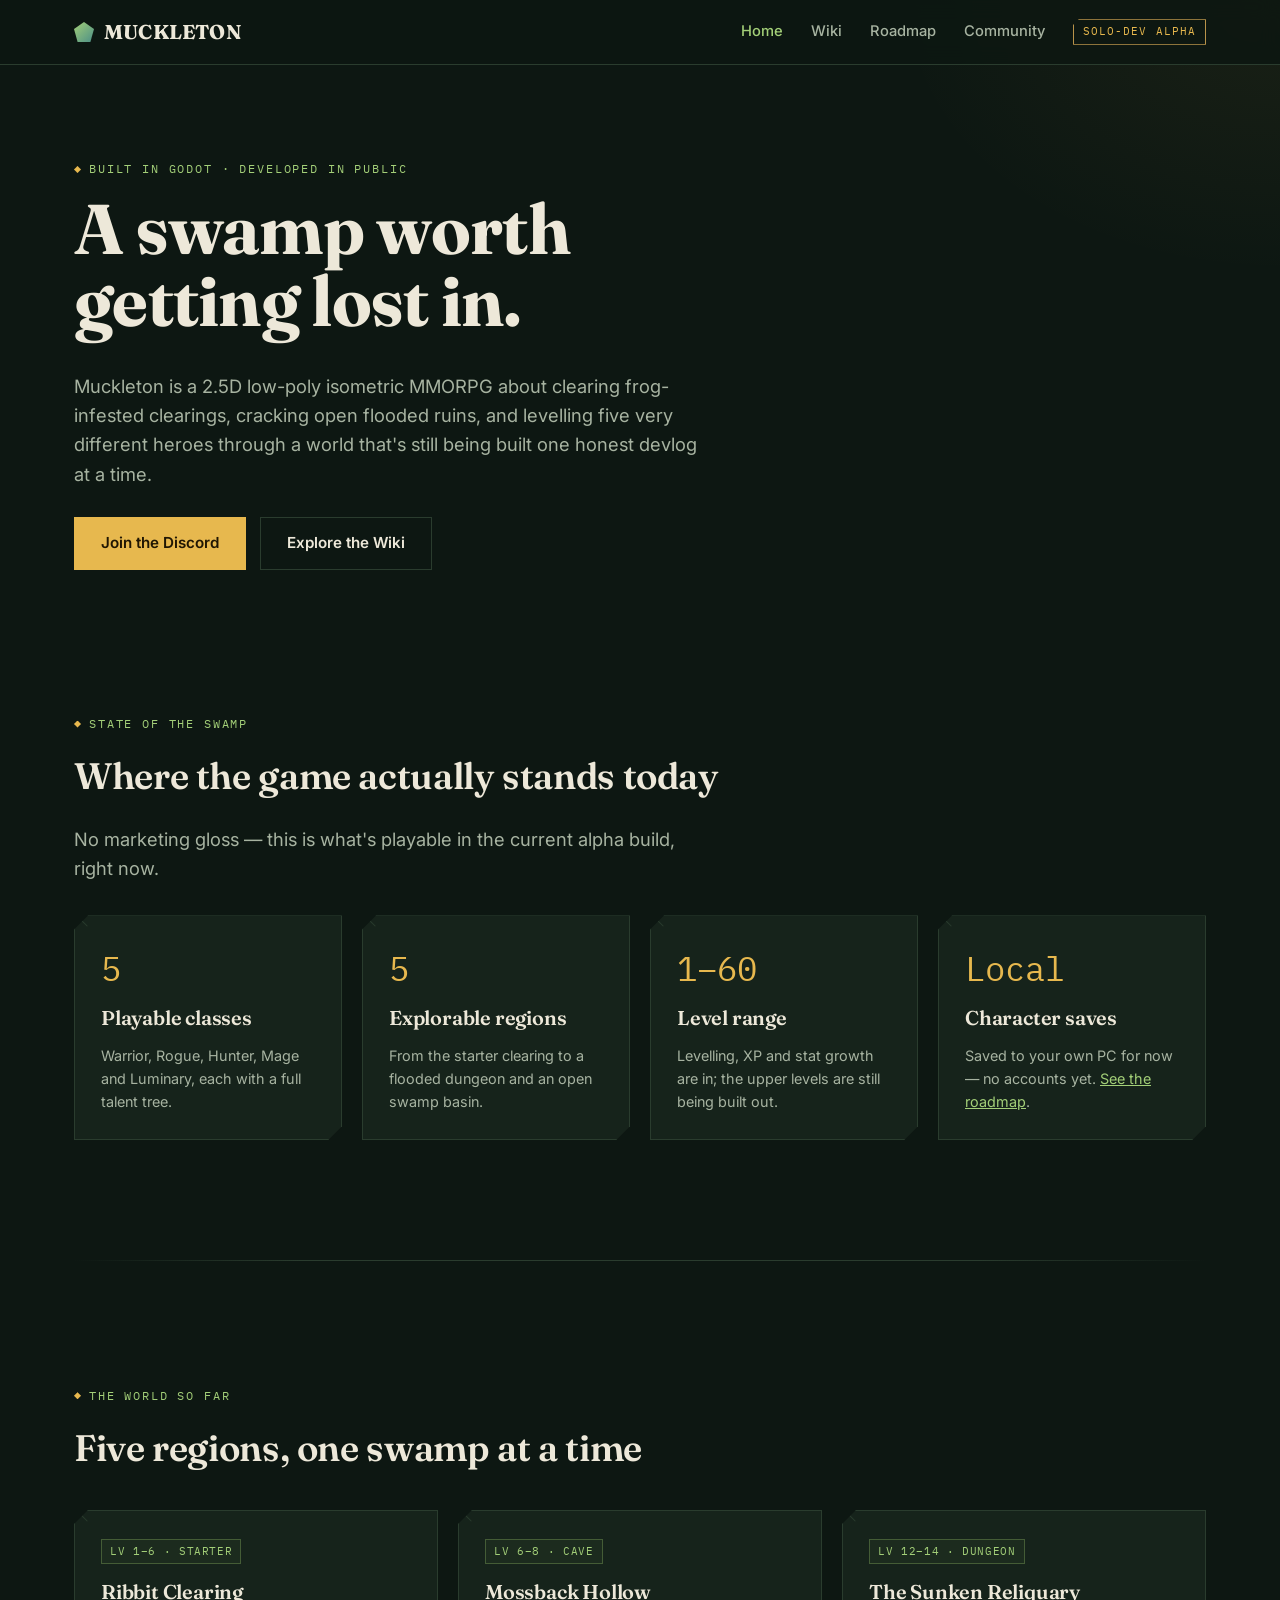
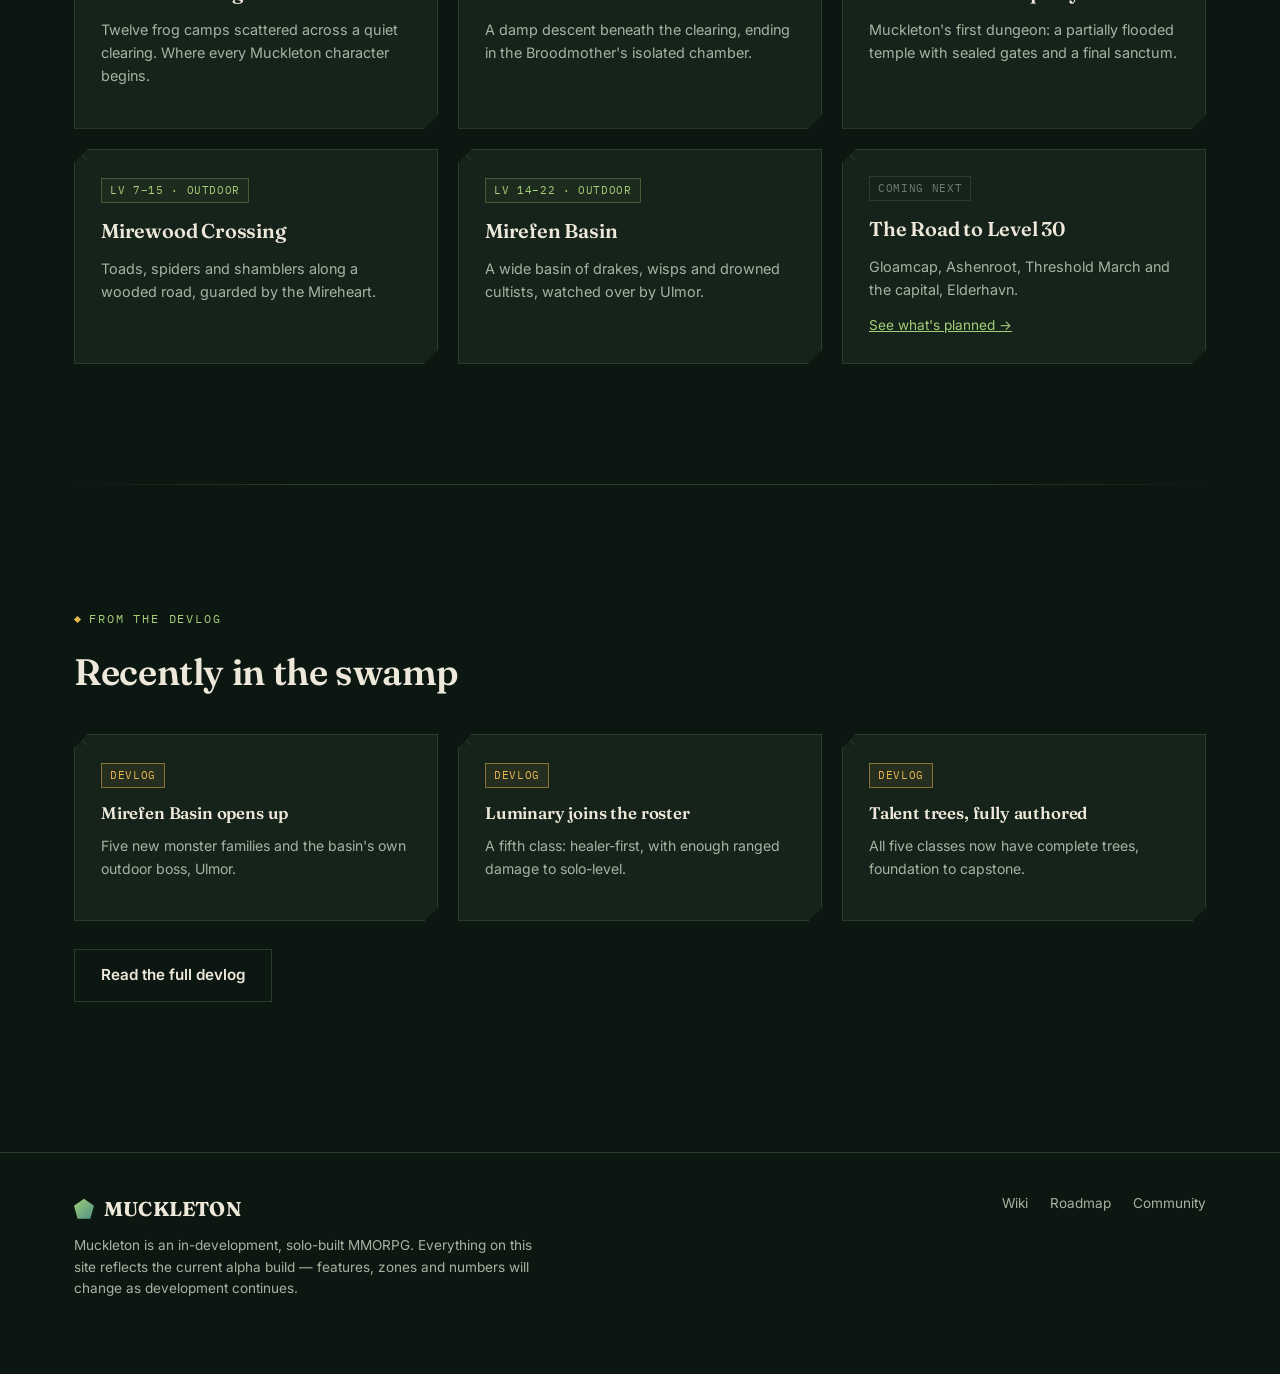
<file: index.html>
<!DOCTYPE html>
<html lang="en">
<head>
<meta charset="UTF-8">
<meta name="viewport" content="width=device-width, initial-scale=1.0">
<title>Muckleton — a low-poly swamp MMORPG, built in public</title>
<meta name="description" content="Muckleton is a 2.5D low-poly isometric MMORPG in solo-developer alpha. Explore Ribbit Clearing, Mossback Hollow and the swamps beyond, follow the honest devlog, and join the Discord.">
<link rel="stylesheet" href="styles.css">
</head>
<body>

<header class="site-header">
  <nav class="nav">
    <a href="index.html" class="logo"><span class="logo-mark"></span>MUCKLETON</a>
    <button class="nav-toggle" aria-label="Toggle menu">☰</button>
    <div class="nav-links">
      <a href="index.html" class="active">Home</a>
      <a href="wiki.html">Wiki</a>
      <a href="roadmap.html">Roadmap</a>
      <a href="community.html">Community</a>
      <span class="badge-alpha">SOLO-DEV ALPHA</span>
    </div>
  </nav>
</header>

<main>

  <!-- HERO -->
  <section class="section">
    <div class="wrap">
      <div class="eyebrow">Built in Godot · Developed in public</div>
      <h1>A swamp worth<br>getting lost in.</h1>
      <p class="lede">Muckleton is a 2.5D low-poly isometric MMORPG about clearing frog-infested
        clearings, cracking open flooded ruins, and levelling five very different heroes through
        a world that's still being built one honest devlog at a time.</p>
      <div style="display:flex; gap:14px; flex-wrap:wrap; margin-top:28px;">
        <a href="community.html" class="btn btn-primary">Join the Discord</a>
        <a href="wiki.html" class="btn btn-ghost">Explore the Wiki</a>
      </div>
    </div>
  </section>

  <!-- STATE OF THE SWAMP -->
  <section class="section-tight">
    <div class="wrap">
      <div class="eyebrow">State of the swamp</div>
      <h2>Where the game actually stands today</h2>
      <p class="lede">No marketing gloss — this is what's playable in the current alpha build, right now.</p>

      <div class="grid grid-4" style="margin-top:32px;">
        <div class="card facet">
          <div style="font-family:var(--font-mono); font-size:2.1rem; color:var(--lantern);">5</div>
          <h3 style="margin-top:6px;">Playable classes</h3>
          <p style="margin:0; font-size:0.9rem;">Warrior, Rogue, Hunter, Mage and Luminary, each with a full talent tree.</p>
        </div>
        <div class="card facet">
          <div style="font-family:var(--font-mono); font-size:2.1rem; color:var(--lantern);">5</div>
          <h3 style="margin-top:6px;">Explorable regions</h3>
          <p style="margin:0; font-size:0.9rem;">From the starter clearing to a flooded dungeon and an open swamp basin.</p>
        </div>
        <div class="card facet">
          <div style="font-family:var(--font-mono); font-size:2.1rem; color:var(--lantern);">1–60</div>
          <h3 style="margin-top:6px;">Level range</h3>
          <p style="margin:0; font-size:0.9rem;">Levelling, XP and stat growth are in; the upper levels are still being built out.</p>
        </div>
        <div class="card facet">
          <div style="font-family:var(--font-mono); font-size:2.1rem; color:var(--lantern);">Local</div>
          <h3 style="margin-top:6px;">Character saves</h3>
          <p style="margin:0; font-size:0.9rem;">Saved to your own PC for now — no accounts yet. <a href="roadmap.html" style="color:var(--moss-bright); text-decoration:underline;">See the roadmap</a>.</p>
        </div>
      </div>
    </div>
  </section>

  <div class="wrap"><div class="divider"></div></div>

  <!-- WORLD PREVIEW -->
  <section class="section-tight">
    <div class="wrap">
      <div class="eyebrow">The world so far</div>
      <h2>Five regions, one swamp at a time</h2>

      <div class="grid grid-3" style="margin-top:32px;">
        <div class="card facet">
          <span class="tag tag-normal">Lv 1–6 · Starter</span>
          <h3 style="margin-top:12px;">Ribbit Clearing</h3>
          <p style="font-size:0.9rem;">Twelve frog camps scattered across a quiet clearing. Where every Muckleton character begins.</p>
        </div>
        <div class="card facet">
          <span class="tag tag-normal">Lv 6–8 · Cave</span>
          <h3 style="margin-top:12px;">Mossback Hollow</h3>
          <p style="font-size:0.9rem;">A damp descent beneath the clearing, ending in the Broodmother's isolated chamber.</p>
        </div>
        <div class="card facet">
          <span class="tag tag-normal">Lv 12–14 · Dungeon</span>
          <h3 style="margin-top:12px;">The Sunken Reliquary</h3>
          <p style="font-size:0.9rem;">Muckleton's first dungeon: a partially flooded temple with sealed gates and a final sanctum.</p>
        </div>
        <div class="card facet">
          <span class="tag tag-normal">Lv 7–15 · Outdoor</span>
          <h3 style="margin-top:12px;">Mirewood Crossing</h3>
          <p style="font-size:0.9rem;">Toads, spiders and shamblers along a wooded road, guarded by the Mireheart.</p>
        </div>
        <div class="card facet">
          <span class="tag tag-normal">Lv 14–22 · Outdoor</span>
          <h3 style="margin-top:12px;">Mirefen Basin</h3>
          <p style="font-size:0.9rem;">A wide basin of drakes, wisps and drowned cultists, watched over by Ulmor.</p>
        </div>
        <div class="card facet" style="display:flex; flex-direction:column; justify-content:center; align-items:flex-start;">
          <span class="tag tag-soon">Coming next</span>
          <h3 style="margin-top:12px;">The Road to Level 30</h3>
          <p style="font-size:0.9rem; margin-bottom:14px;">Gloamcap, Ashenroot, Threshold March and the capital, Elderhavn.</p>
          <a href="roadmap.html" style="font-size:0.85rem; text-decoration:underline; color:var(--moss-bright);">See what's planned →</a>
        </div>
      </div>
    </div>
  </section>

  <div class="wrap"><div class="divider"></div></div>

  <!-- DEVLOG TEASER -->
  <section class="section-tight">
    <div class="wrap">
      <div class="eyebrow">From the devlog</div>
      <h2>Recently in the swamp</h2>

      <div class="grid grid-3" style="margin-top:32px;">
        <div class="card facet">
          <span class="tag tag-mini">Devlog</span>
          <h3 style="margin-top:12px; font-size:1.05rem;">Mirefen Basin opens up</h3>
          <p style="font-size:0.88rem;">Five new monster families and the basin's own outdoor boss, Ulmor.</p>
        </div>
        <div class="card facet">
          <span class="tag tag-mini">Devlog</span>
          <h3 style="margin-top:12px; font-size:1.05rem;">Luminary joins the roster</h3>
          <p style="font-size:0.88rem;">A fifth class: healer-first, with enough ranged damage to solo-level.</p>
        </div>
        <div class="card facet">
          <span class="tag tag-mini">Devlog</span>
          <h3 style="margin-top:12px; font-size:1.05rem;">Talent trees, fully authored</h3>
          <p style="font-size:0.88rem;">All five classes now have complete trees, foundation to capstone.</p>
        </div>
      </div>
      <a href="community.html" class="btn btn-ghost" style="margin-top:28px;">Read the full devlog</a>
    </div>
  </section>

</main>

<footer class="site-footer">
  <div class="wrap">
    <div>
      <div class="logo" style="margin-bottom:10px;"><span class="logo-mark"></span>MUCKLETON</div>
      <p class="footer-note">Muckleton is an in-development, solo-built MMORPG. Everything on this
        site reflects the current alpha build — features, zones and numbers will change as
        development continues.</p>
    </div>
    <div class="footer-links">
      <a href="wiki.html">Wiki</a>
      <a href="roadmap.html">Roadmap</a>
      <a href="community.html">Community</a>
    </div>
  </div>
</footer>

<script src="main.js"></script>
</body>
</html>
</file>
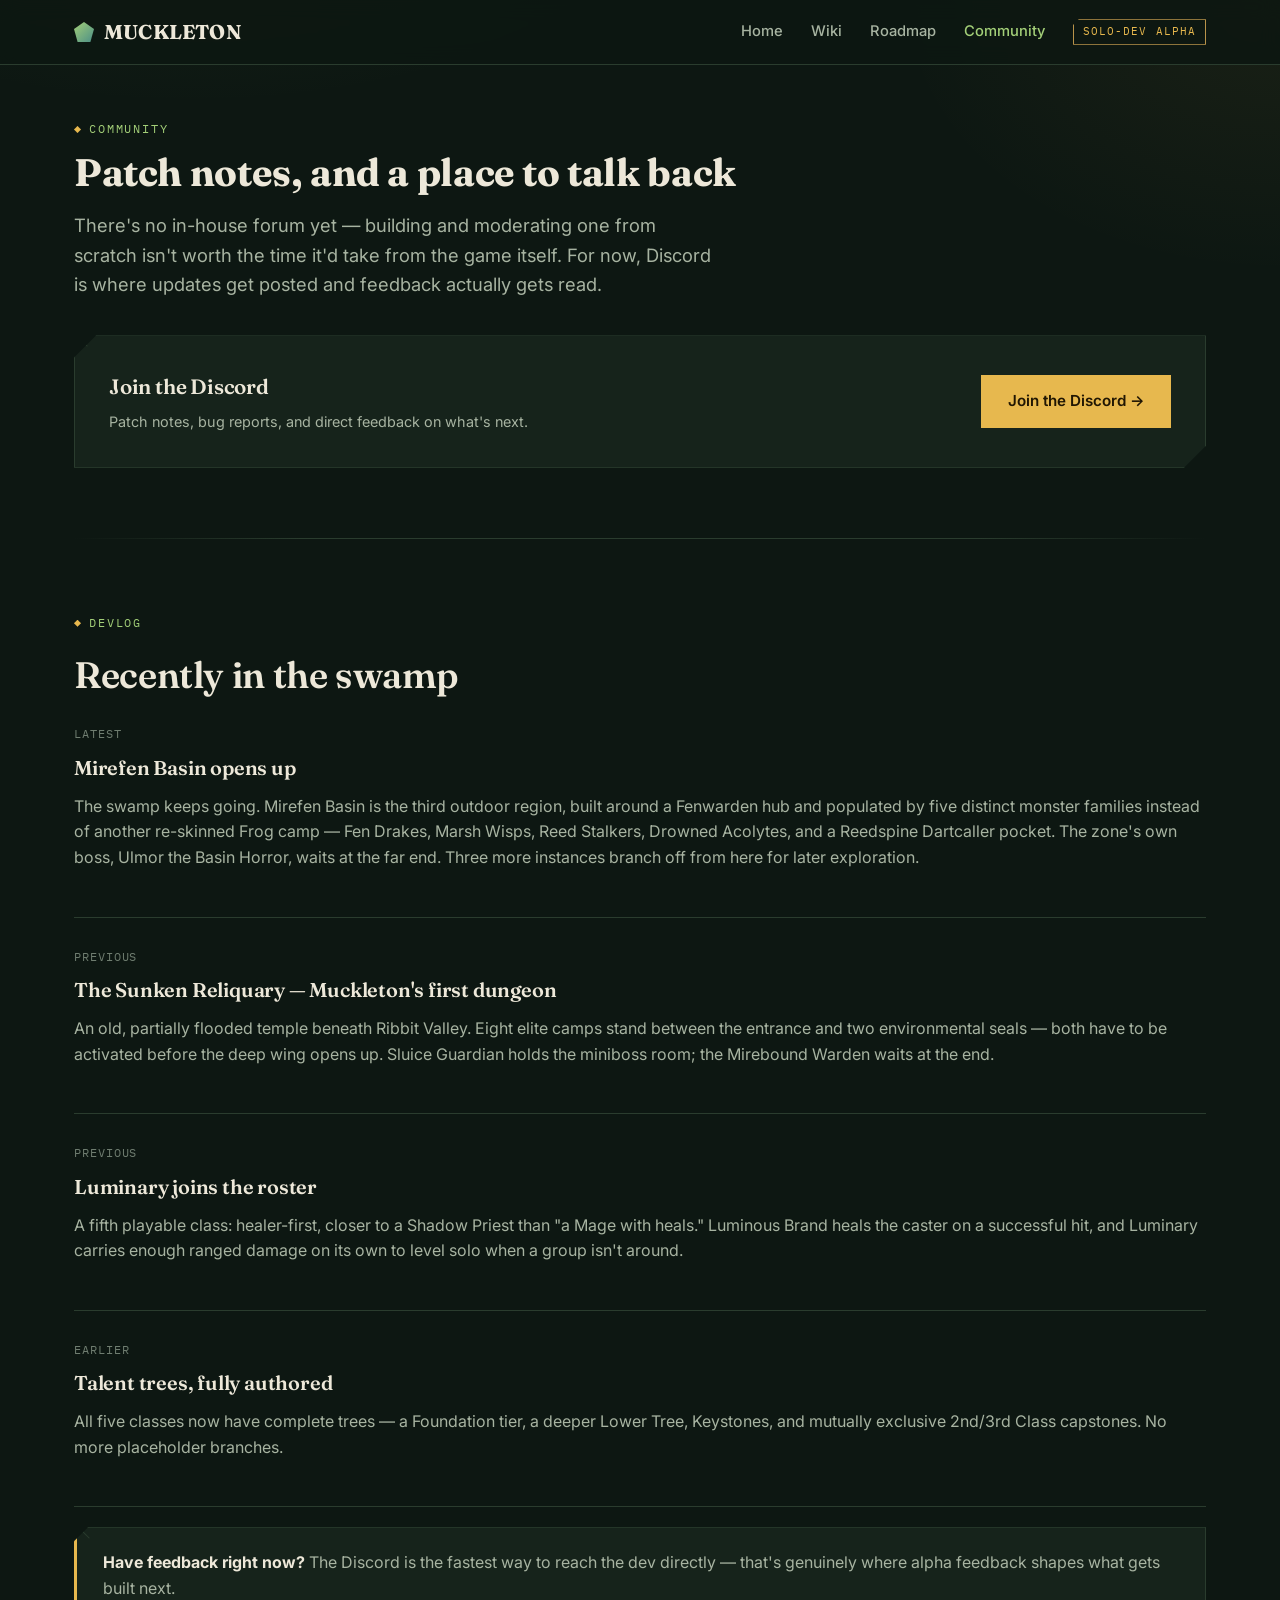
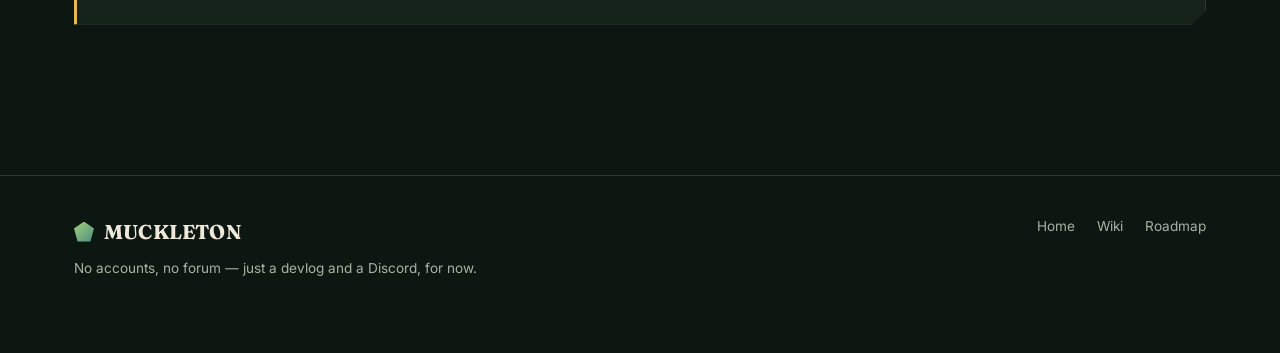
<file: community.html>
<!DOCTYPE html>
<html lang="en">
<head>
<meta charset="UTF-8">
<meta name="viewport" content="width=device-width, initial-scale=1.0">
<title>Community — Muckleton</title>
<meta name="description" content="Follow Muckleton's devlog and join the Discord for patch notes and alpha feedback.">
<link rel="stylesheet" href="styles.css">
<style>
  .devlog-entry{ padding: 30px 0; border-bottom: 1px solid var(--line); }
  .devlog-entry:first-of-type{ padding-top: 0; }
  .devlog-meta{ font-family: var(--font-mono); font-size: 0.72rem; letter-spacing: 0.08em; text-transform: uppercase; color: var(--mist-faint); margin-bottom: 8px; }
</style>
</head>
<body>

<header class="site-header">
  <nav class="nav">
    <a href="index.html" class="logo"><span class="logo-mark"></span>MUCKLETON</a>
    <button class="nav-toggle" aria-label="Toggle menu">☰</button>
    <div class="nav-links">
      <a href="index.html">Home</a>
      <a href="wiki.html">Wiki</a>
      <a href="roadmap.html">Roadmap</a>
      <a href="community.html" class="active">Community</a>
      <span class="badge-alpha">SOLO-DEV ALPHA</span>
    </div>
  </nav>
</header>

<main class="section-tight">
  <div class="wrap">
    <div class="eyebrow">Community</div>
    <h1 style="font-size:2.4rem;">Patch notes, and a place to talk back</h1>
    <p class="lede">There's no in-house forum yet — building and moderating one from scratch isn't
      worth the time it'd take from the game itself. For now, Discord is where updates get posted
      and feedback actually gets read.</p>

    <div class="card facet-lg" style="margin-top:36px; padding: 34px; display:flex; flex-wrap:wrap; gap:24px; align-items:center; justify-content:space-between;">
      <div>
        <h2 style="font-size:1.3rem; margin-bottom:6px;">Join the Discord</h2>
        <p style="margin:0; font-size:0.9rem;">Patch notes, bug reports, and direct feedback on what's next.</p>
      </div>
      <!-- TODO: replace # with the real Discord invite link -->
      <a href="#" class="btn btn-primary">Join the Discord →</a>
    </div>

    <div class="divider"></div>

    <div class="eyebrow">Devlog</div>
    <h2>Recently in the swamp</h2>

    <div style="margin-top: 20px;">
      <article class="devlog-entry">
        <div class="devlog-meta">Latest</div>
        <h3>Mirefen Basin opens up</h3>
        <p>The swamp keeps going. Mirefen Basin is the third outdoor region, built around a
          Fenwarden hub and populated by five distinct monster families instead of another
          re-skinned Frog camp — Fen Drakes, Marsh Wisps, Reed Stalkers, Drowned Acolytes, and a
          Reedspine Dartcaller pocket. The zone's own boss, Ulmor the Basin Horror, waits at the
          far end. Three more instances branch off from here for later exploration.</p>
      </article>

      <article class="devlog-entry">
        <div class="devlog-meta">Previous</div>
        <h3>The Sunken Reliquary — Muckleton's first dungeon</h3>
        <p>An old, partially flooded temple beneath Ribbit Valley. Eight elite camps stand between
          the entrance and two environmental seals — both have to be activated before the deep
          wing opens up. Sluice Guardian holds the miniboss room; the Mirebound Warden waits at
          the end.</p>
      </article>

      <article class="devlog-entry">
        <div class="devlog-meta">Previous</div>
        <h3>Luminary joins the roster</h3>
        <p>A fifth playable class: healer-first, closer to a Shadow Priest than "a Mage with
          heals." Luminous Brand heals the caster on a successful hit, and Luminary carries enough
          ranged damage on its own to level solo when a group isn't around.</p>
      </article>

      <article class="devlog-entry">
        <div class="devlog-meta">Earlier</div>
        <h3>Talent trees, fully authored</h3>
        <p>All five classes now have complete trees — a Foundation tier, a deeper Lower Tree,
          Keystones, and mutually exclusive 2nd/3rd Class capstones. No more placeholder branches.</p>
      </article>
    </div>

    <div class="note card facet" style="margin-top:20px; border-left: 3px solid var(--lantern); padding: 22px 26px;">
      <p style="margin:0;"><strong style="color:var(--mist);">Have feedback right now?</strong> The
        Discord is the fastest way to reach the dev directly — that's genuinely where alpha
        feedback shapes what gets built next.</p>
    </div>
  </div>
</main>

<footer class="site-footer">
  <div class="wrap">
    <div>
      <div class="logo" style="margin-bottom:10px;"><span class="logo-mark"></span>MUCKLETON</div>
      <p class="footer-note">No accounts, no forum — just a devlog and a Discord, for now.</p>
    </div>
    <div class="footer-links">
      <a href="index.html">Home</a>
      <a href="wiki.html">Wiki</a>
      <a href="roadmap.html">Roadmap</a>
    </div>
  </div>
</footer>

<script src="main.js"></script>
</body>
</html>
</file>
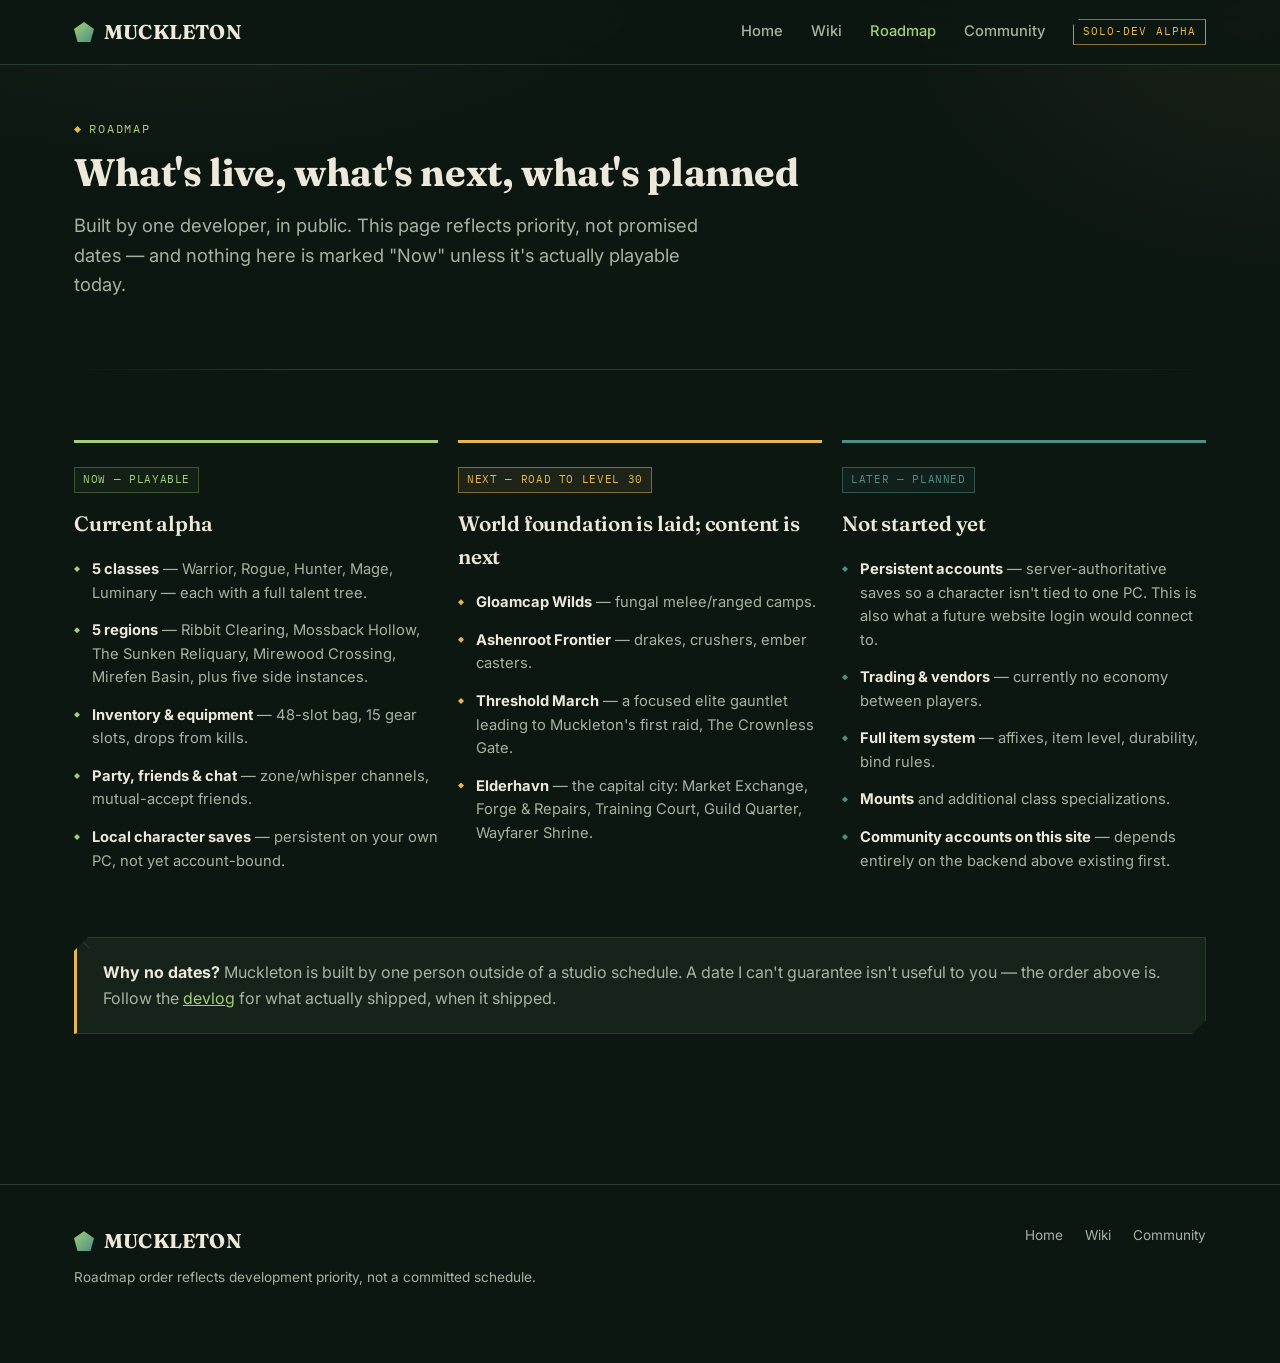
<file: roadmap.html>
<!DOCTYPE html>
<html lang="en">
<head>
<meta charset="UTF-8">
<meta name="viewport" content="width=device-width, initial-scale=1.0">
<title>Roadmap — Muckleton</title>
<meta name="description" content="What's live, what's next, and what's planned for Muckleton — an honest roadmap for a solo-developer MMORPG.">
<link rel="stylesheet" href="styles.css">
<style>
  .road-col{ border-top: 3px solid var(--line); padding-top: 22px; }
  .road-col.now{ border-top-color: var(--moss-bright); }
  .road-col.next{ border-top-color: var(--lantern); }
  .road-col.later{ border-top-color: var(--water); }
  .road-col ul{ list-style: none; margin: 0; padding: 0; display: flex; flex-direction: column; gap: 14px; }
  .road-col li{ padding-left: 18px; position: relative; color: var(--mist-dim); font-size: 0.92rem; }
  .road-col li::before{ content:''; position:absolute; left:0; top:8px; width:6px; height:6px; background: var(--line); clip-path: polygon(50% 0%, 100% 50%, 50% 100%, 0% 50%); }
  .road-col.now li::before{ background: var(--moss-bright); }
  .road-col.next li::before{ background: var(--lantern); }
  .road-col.later li::before{ background: var(--water); }
  .road-col strong{ color: var(--mist); }
</style>
</head>
<body>

<header class="site-header">
  <nav class="nav">
    <a href="index.html" class="logo"><span class="logo-mark"></span>MUCKLETON</a>
    <button class="nav-toggle" aria-label="Toggle menu">☰</button>
    <div class="nav-links">
      <a href="index.html">Home</a>
      <a href="wiki.html">Wiki</a>
      <a href="roadmap.html" class="active">Roadmap</a>
      <a href="community.html">Community</a>
      <span class="badge-alpha">SOLO-DEV ALPHA</span>
    </div>
  </nav>
</header>

<main class="section-tight">
  <div class="wrap">
    <div class="eyebrow">Roadmap</div>
    <h1 style="font-size:2.4rem;">What's live, what's next, what's planned</h1>
    <p class="lede">Built by one developer, in public. This page reflects priority, not promised
      dates — and nothing here is marked "Now" unless it's actually playable today.</p>

    <div class="divider"></div>

    <div class="grid grid-3">
      <div class="road-col now">
        <span class="tag tag-normal">Now — playable</span>
        <h2 style="font-size:1.3rem; margin-top:14px;">Current alpha</h2>
        <ul style="margin-top:18px;">
          <li><strong>5 classes</strong> — Warrior, Rogue, Hunter, Mage, Luminary — each with a full talent tree.</li>
          <li><strong>5 regions</strong> — Ribbit Clearing, Mossback Hollow, The Sunken Reliquary, Mirewood Crossing, Mirefen Basin, plus five side instances.</li>
          <li><strong>Inventory &amp; equipment</strong> — 48-slot bag, 15 gear slots, drops from kills.</li>
          <li><strong>Party, friends &amp; chat</strong> — zone/whisper channels, mutual-accept friends.</li>
          <li><strong>Local character saves</strong> — persistent on your own PC, not yet account-bound.</li>
        </ul>
      </div>

      <div class="road-col next">
        <span class="tag tag-mini">Next — Road to Level 30</span>
        <h2 style="font-size:1.3rem; margin-top:14px;">World foundation is laid; content is next</h2>
        <ul style="margin-top:18px;">
          <li><strong>Gloamcap Wilds</strong> — fungal melee/ranged camps.</li>
          <li><strong>Ashenroot Frontier</strong> — drakes, crushers, ember casters.</li>
          <li><strong>Threshold March</strong> — a focused elite gauntlet leading to Muckleton's first raid, The Crownless Gate.</li>
          <li><strong>Elderhavn</strong> — the capital city: Market Exchange, Forge &amp; Repairs, Training Court, Guild Quarter, Wayfarer Shrine.</li>
        </ul>
      </div>

      <div class="road-col later">
        <span class="tag tag-elite">Later — planned</span>
        <h2 style="font-size:1.3rem; margin-top:14px;">Not started yet</h2>
        <ul style="margin-top:18px;">
          <li><strong>Persistent accounts</strong> — server-authoritative saves so a character isn't tied to one PC. This is also what a future website login would connect to.</li>
          <li><strong>Trading &amp; vendors</strong> — currently no economy between players.</li>
          <li><strong>Full item system</strong> — affixes, item level, durability, bind rules.</li>
          <li><strong>Mounts</strong> and additional class specializations.</li>
          <li><strong>Community accounts on this site</strong> — depends entirely on the backend above existing first.</li>
        </ul>
      </div>
    </div>

    <div class="note card facet" style="margin-top:64px; border-left: 3px solid var(--lantern); padding: 22px 26px;">
      <p style="margin:0; color: var(--mist-dim);"><strong style="color:var(--mist);">Why no dates?</strong>
        Muckleton is built by one person outside of a studio schedule. A date I can't guarantee isn't
        useful to you — the order above is. Follow the <a href="community.html" style="color:var(--moss-bright); text-decoration:underline;">devlog</a>
        for what actually shipped, when it shipped.</p>
    </div>
  </div>
</main>

<footer class="site-footer">
  <div class="wrap">
    <div>
      <div class="logo" style="margin-bottom:10px;"><span class="logo-mark"></span>MUCKLETON</div>
      <p class="footer-note">Roadmap order reflects development priority, not a committed schedule.</p>
    </div>
    <div class="footer-links">
      <a href="index.html">Home</a>
      <a href="wiki.html">Wiki</a>
      <a href="community.html">Community</a>
    </div>
  </div>
</footer>

<script src="main.js"></script>
</body>
</html>
</file>
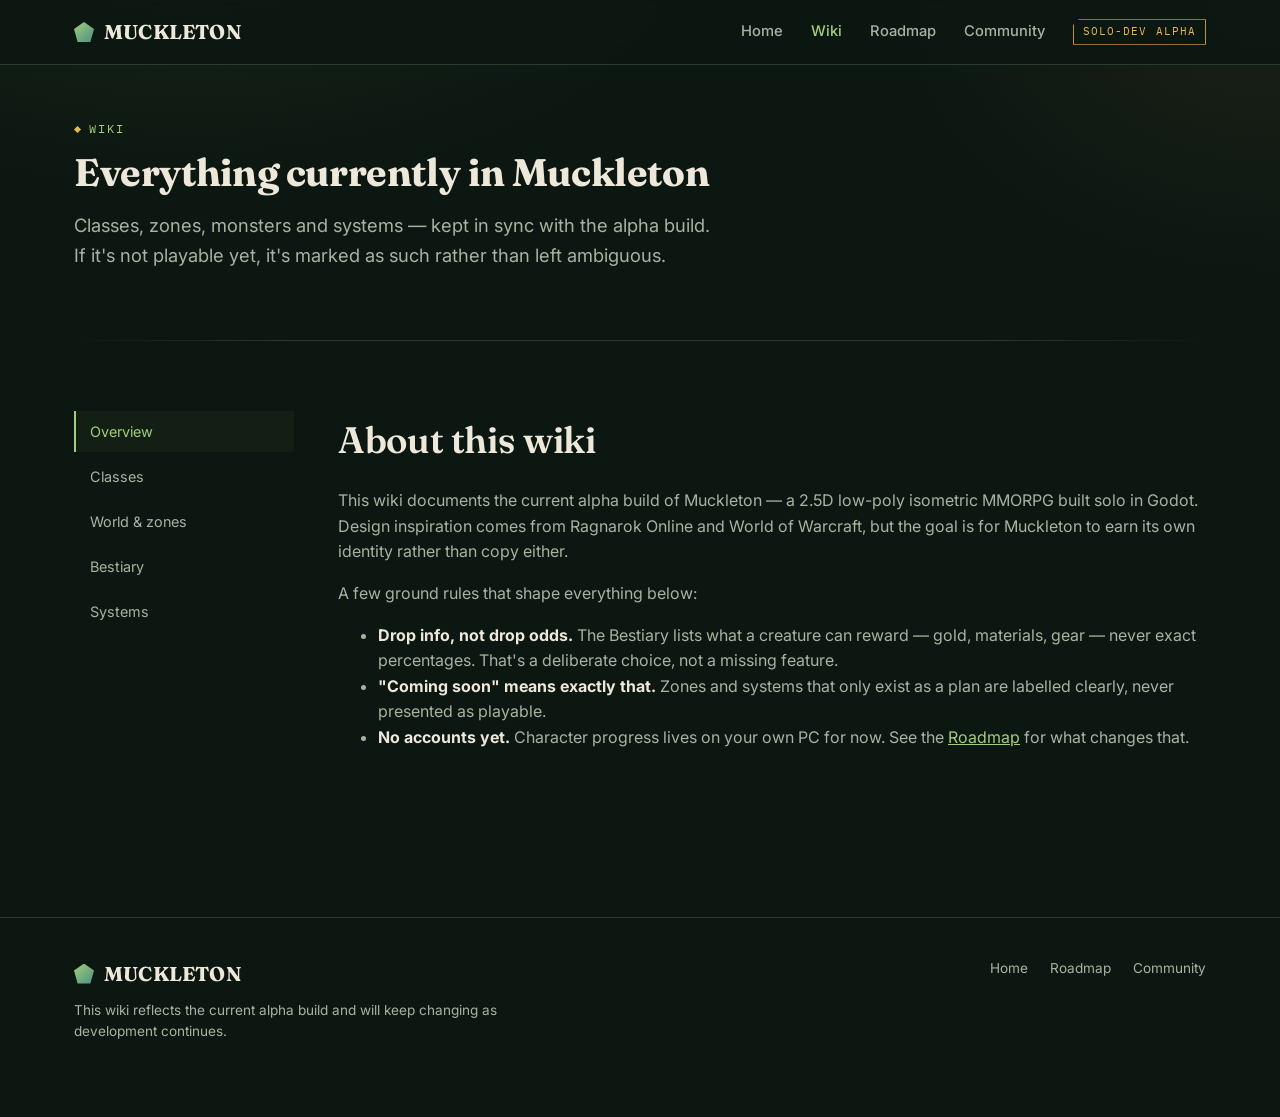
<file: wiki.html>
<!DOCTYPE html>
<html lang="en">
<head>
<meta charset="UTF-8">
<meta name="viewport" content="width=device-width, initial-scale=1.0">
<title>Wiki — Muckleton</title>
<meta name="description" content="Classes, world zones, bestiary and systems for Muckleton — reflecting exactly what's playable in the current alpha.">
<link rel="stylesheet" href="styles.css">
<style>
  .wiki-layout{ display: grid; grid-template-columns: 220px 1fr; gap: 44px; align-items: start; }
  .wiki-nav{ position: sticky; top: 90px; display: flex; flex-direction: column; gap: 4px; }
  .wiki-nav a{
    padding: 9px 14px; font-size: 0.9rem; color: var(--mist-dim); border-left: 2px solid transparent;
  }
  .wiki-nav a:hover{ color: var(--mist); }
  .wiki-nav a.active{ color: var(--moss-bright); border-left-color: var(--moss-bright); background: rgba(127,166,90,0.06); }
  @media (max-width: 840px){
    .wiki-layout{ grid-template-columns: 1fr; }
    .wiki-nav{ position: static; flex-direction: row; flex-wrap: wrap; gap: 8px; padding-bottom: 10px; border-bottom: 1px solid var(--line); }
    .wiki-nav a{ border-left: none; border-bottom: 2px solid transparent; padding: 6px 10px; }
    .wiki-nav a.active{ border-left: none; border-bottom-color: var(--moss-bright); }
  }
  table{ width: 100%; border-collapse: collapse; font-size: 0.9rem; }
  th{ text-align: left; font-family: var(--font-mono); font-size: 0.7rem; letter-spacing: 0.08em; text-transform: uppercase; color: var(--mist-faint); padding: 10px 12px; border-bottom: 1px solid var(--line); }
  td{ padding: 12px; border-bottom: 1px solid var(--line); vertical-align: top; color: var(--mist-dim); }
  td.lvl{ font-family: var(--font-mono); color: var(--mist); white-space: nowrap; }
  td.name{ color: var(--mist); font-weight: 600; }
  .zone-block{ margin-bottom: 56px; }
  .zone-block h3{ display:flex; align-items:center; gap:12px; }
  .note{ background: var(--surface-2); border-left: 3px solid var(--lantern); padding: 14px 18px; font-size: 0.88rem; color: var(--mist-dim); margin: 24px 0; }
</style>
</head>
<body>

<header class="site-header">
  <nav class="nav">
    <a href="index.html" class="logo"><span class="logo-mark"></span>MUCKLETON</a>
    <button class="nav-toggle" aria-label="Toggle menu">☰</button>
    <div class="nav-links">
      <a href="index.html">Home</a>
      <a href="wiki.html" class="active">Wiki</a>
      <a href="roadmap.html">Roadmap</a>
      <a href="community.html">Community</a>
      <span class="badge-alpha">SOLO-DEV ALPHA</span>
    </div>
  </nav>
</header>

<main class="section-tight">
  <div class="wrap">
    <div class="eyebrow">Wiki</div>
    <h1 style="font-size:2.4rem;">Everything currently in Muckleton</h1>
    <p class="lede">Classes, zones, monsters and systems — kept in sync with the alpha build. If it's
      not playable yet, it's marked as such rather than left ambiguous.</p>

    <div class="divider"></div>

    <div class="wiki-layout">
      <nav class="wiki-nav">
        <a href="#overview">Overview</a>
        <a href="#classes">Classes</a>
        <a href="#world">World &amp; zones</a>
        <a href="#bestiary">Bestiary</a>
        <a href="#systems">Systems</a>
      </nav>

      <div class="wiki-content">

        <!-- OVERVIEW -->
        <section id="overview" class="wiki-panel">
          <h2>About this wiki</h2>
          <p>This wiki documents the current alpha build of Muckleton — a 2.5D low-poly isometric
            MMORPG built solo in Godot. Design inspiration comes from Ragnarok Online and World of
            Warcraft, but the goal is for Muckleton to earn its own identity rather than copy either.</p>
          <p>A few ground rules that shape everything below:</p>
          <ul style="color:var(--mist-dim);">
            <li><strong style="color:var(--mist);">Drop info, not drop odds.</strong> The Bestiary lists
              what a creature can reward — gold, materials, gear — never exact percentages. That's a
              deliberate choice, not a missing feature.</li>
            <li><strong style="color:var(--mist);">"Coming soon" means exactly that.</strong> Zones and
              systems that only exist as a plan are labelled clearly, never presented as playable.</li>
            <li><strong style="color:var(--mist);">No accounts yet.</strong> Character progress lives on
              your own PC for now. See the <a href="roadmap.html" style="color:var(--moss-bright); text-decoration:underline;">Roadmap</a> for what changes that.</li>
          </ul>
        </section>

        <!-- CLASSES -->
        <section id="classes" class="wiki-panel" hidden>
          <h2>Classes</h2>
          <p>Five Base Classes are playable today. Each has its own weapon identity, basic attack
            range, primary stat and a first ability bound to Hotbar slot 1 — plus a fully authored
            talent tree.</p>

          <div style="overflow-x:auto;">
            <table>
              <thead>
                <tr><th>Class</th><th>Weapon</th><th>Attack</th><th>Primary stat</th><th>Ability</th><th>Resource</th></tr>
              </thead>
              <tbody>
                <tr>
                  <td class="name">Warrior</td><td>Sword</td><td>Melee</td><td>Strength</td>
                  <td>Power Strike</td><td>Rage</td>
                </tr>
                <tr>
                  <td class="name">Rogue</td><td>Dagger</td><td>Melee</td><td>Agility</td>
                  <td>Quick Stab</td><td>—</td>
                </tr>
                <tr>
                  <td class="name">Hunter</td><td>Bow</td><td>Ranged (physical)</td><td>Dexterity</td>
                  <td>Power Shot</td><td>—</td>
                </tr>
                <tr>
                  <td class="name">Mage</td><td>Staff</td><td>Ranged (magic)</td><td>Intelligence</td>
                  <td>Arcane Bolt</td><td>—</td>
                </tr>
                <tr>
                  <td class="name">Luminary</td><td>Scepter &amp; Tome</td><td>Ranged (magic)</td><td>Intelligence</td>
                  <td>Luminous Brand</td><td>—</td>
                </tr>
              </tbody>
            </table>
          </div>

          <p style="margin-top:20px;">Luminary is Muckleton's healer/support class — closer to a
            Shadow Priest archetype than "a Mage with heals." Its ability heals the caster on a
            successful hit, and it carries enough ranged damage to level solo without a group.</p>

          <div class="note">Each class has a complete talent tree — a Foundation tier plus a deeper
            Lower Tree with Keystones and 2nd/3rd Class capstones. Full node-by-node breakdowns are
            planned for a future wiki update.</div>
        </section>

        <!-- WORLD -->
        <section id="world" class="wiki-panel" hidden>
          <h2>World &amp; zones</h2>
          <p>Muckleton's regions unlock roughly in this order. Each outdoor zone connects to the next
            by a continuous route rather than a loading-screen jump.</p>

          <div class="zone-block">
            <h3>Ribbit Clearing <span class="tag tag-normal">Lv 1–6</span></h3>
            <p>The starter zone. Twelve named Frog camps hold a total of 58 normal Frogs, ranging
              from beginner camps near spawn to tougher pockets further out. Home to the first
              quest hub and the entrance to Mossback Hollow.</p>
          </div>

          <div class="zone-block">
            <h3>Mossback Hollow <span class="tag tag-normal">Lv 6–8 · Cave</span></h3>
            <p>A cave beneath the clearing: fourteen Mossback Frogs guarding a narrow descent, ending
              in the Broodmother's own isolated chamber.</p>
          </div>

          <div class="zone-block">
            <h3>The Sunken Reliquary <span class="tag tag-normal">Lv 12–14 · Dungeon</span></h3>
            <p>Muckleton's first proper dungeon — a partially flooded temple beneath Ribbit Valley.
              Eight elite camps guard the route to two environmental seals; both must be activated
              before the final sanctum opens.</p>
          </div>

          <div class="zone-block">
            <h3>Mirewood Crossing <span class="tag tag-normal">Lv 7–15 · Outdoor</span></h3>
            <p>The road north out of the clearing, populated by Bog Toads, Mirefang Spiders and
              Rotcap Shamblers across nine grind camps, guarded by the isolated Mireheart. Two side
              dungeons — Rotroot Burrow and Briarfen Hold — branch off the main road.</p>
          </div>

          <div class="zone-block">
            <h3>Mirefen Basin <span class="tag tag-normal">Lv 14–22 · Outdoor</span></h3>
            <p>A wide basin built around a Fenwarden hub, with five distinct monster families —
              Fen Drakes, Marsh Wisps, Reed Stalkers, Drowned Acolytes and a Reedspine Dartcaller
              pocket — spread across thirteen camps. Ulmor, the Basin Horror, holds the zone's
              outdoor boss encounter. Three more instances branch from here: Gloamroot Cave, The
              Drowned Temple and Rootvault Depths.</p>
          </div>

          <div class="divider"></div>

          <h3 style="display:flex; align-items:center; gap:12px;">On the horizon <span class="tag tag-soon">Not yet playable</span></h3>
          <p>The road to level 30 continues into four more regions. Their outdoor footprints and entry
            points already exist in the world, but the bespoke content inside them — encounters,
            quests, interiors — hasn't been built yet.</p>
          <div class="grid grid-2" style="margin-top:16px;">
            <div class="card facet"><h3 style="font-size:1rem;">Gloamcap Wilds</h3><p style="font-size:0.87rem; margin:0;">Fungal melee and ranged camps.</p></div>
            <div class="card facet"><h3 style="font-size:1rem;">Ashenroot Frontier</h3><p style="font-size:0.87rem; margin:0;">Drakes, crushers and ember casters.</p></div>
            <div class="card facet"><h3 style="font-size:1rem;">Threshold March</h3><p style="font-size:0.87rem; margin:0;">Elite packs guarding the road to Muckleton's first raid, The Crownless Gate.</p></div>
            <div class="card facet"><h3 style="font-size:1rem;">Elderhavn</h3><p style="font-size:0.87rem; margin:0;">The capital city — Market, Forge, Training Court, Guild Quarter and Wayfarer Shrine.</p></div>
          </div>
        </section>

        <!-- BESTIARY -->
        <section id="bestiary" class="wiki-panel" hidden>
          <h2>Bestiary</h2>
          <p>What each creature can reward, grouped by zone. Drops are described by category, not by
            percentage — that's intentional, see the Overview tab.</p>

          <h3 style="margin-top:32px;">Ribbit Clearing &amp; Mossback Hollow</h3>
          <div style="overflow-x:auto;">
            <table>
              <thead><tr><th>Creature</th><th>Level</th><th>Role</th><th>Drops</th></tr></thead>
              <tbody>
                <tr><td class="name">Frog</td><td class="lvl">1–6</td><td><span class="tag tag-normal">Normal</span></td><td>Gold and starter crafting materials.</td></tr>
                <tr><td class="name">Mossback Frog</td><td class="lvl">6</td><td><span class="tag tag-normal">Normal</span></td><td>Gold and materials, cave-tier.</td></tr>
                <tr><td class="name">Mossback Broodmother</td><td class="lvl">8</td><td><span class="tag tag-mini">Miniboss</span></td><td>Guaranteed cave-tier reward, plus gold.</td></tr>
              </tbody>
            </table>
          </div>

          <h3 style="margin-top:36px;">The Sunken Reliquary</h3>
          <div style="overflow-x:auto;">
            <table>
              <thead><tr><th>Creature</th><th>Level</th><th>Role</th><th>Drops</th></tr></thead>
              <tbody>
                <tr><td class="name">Reliquary Tender</td><td class="lvl">~12</td><td><span class="tag tag-elite">Elite (support)</span></td><td>Gold, materials, chance at dungeon gear.</td></tr>
                <tr><td class="name">Sluice Guardian</td><td class="lvl">12</td><td><span class="tag tag-mini">Miniboss</span></td><td>Guaranteed dungeon-tier reward, plus gold.</td></tr>
                <tr><td class="name">Mirebound Warden</td><td class="lvl">14</td><td><span class="tag tag-boss">Boss</span></td><td>Guaranteed boss-tier reward, plus gold.</td></tr>
              </tbody>
            </table>
          </div>
          <p style="font-size:0.82rem; color:var(--mist-faint); margin-top:10px;">Elite camps also include frontline, caster and disruptor roles alongside the Tender — their exact names are still being finalised.</p>

          <h3 style="margin-top:36px;">Mirewood Crossing</h3>
          <div style="overflow-x:auto;">
            <table>
              <thead><tr><th>Creature</th><th>Level</th><th>Role</th><th>Drops</th></tr></thead>
              <tbody>
                <tr><td class="name">Bog Toad</td><td class="lvl">7–10</td><td><span class="tag tag-normal">Normal</span></td><td>Gold and zone materials.</td></tr>
                <tr><td class="name">Mirefang Spider</td><td class="lvl">9–12</td><td><span class="tag tag-normal">Normal</span></td><td>Gold and zone materials.</td></tr>
                <tr><td class="name">Rotcap Shambler</td><td class="lvl">11–14</td><td><span class="tag tag-normal">Normal</span></td><td>Gold and zone materials.</td></tr>
                <tr><td class="name">Mireheart</td><td class="lvl">15</td><td><span class="tag tag-boss">Boss</span></td><td>Guaranteed boss-tier reward, plus gold.</td></tr>
                <tr><td class="name">Thornback Puddleknights</td><td class="lvl">—</td><td><span class="tag tag-elite">Elite</span></td><td>Guards Briarfen Hold; gold and instance materials.</td></tr>
              </tbody>
            </table>
          </div>

          <h3 style="margin-top:36px;">Mirefen Basin &amp; its instances</h3>
          <div style="overflow-x:auto;">
            <table>
              <thead><tr><th>Creature</th><th>Level</th><th>Role</th><th>Drops</th></tr></thead>
              <tbody>
                <tr><td class="name">Fen Drake</td><td class="lvl">14–22</td><td><span class="tag tag-normal">Normal</span></td><td>Gold and zone materials.</td></tr>
                <tr><td class="name">Marsh Wisp</td><td class="lvl">14–22</td><td><span class="tag tag-normal">Normal</span></td><td>Gold and zone materials.</td></tr>
                <tr><td class="name">Reed Stalker</td><td class="lvl">14–22</td><td><span class="tag tag-normal">Normal</span></td><td>Gold and zone materials.</td></tr>
                <tr><td class="name">Drowned Acolyte</td><td class="lvl">14–22</td><td><span class="tag tag-normal">Normal</span></td><td>Gold and zone materials.</td></tr>
                <tr><td class="name">Reedspine Dartcaller</td><td class="lvl">14–22</td><td><span class="tag tag-elite">Elite pocket</span></td><td>Gold and its own dedicated loot profile.</td></tr>
                <tr><td class="name">Ulmor, the Basin Horror</td><td class="lvl">22</td><td><span class="tag tag-boss">Boss</span></td><td>Guaranteed boss-tier reward, plus gold.</td></tr>
                <tr><td class="name">Moonfen Skulkers</td><td class="lvl">—</td><td><span class="tag tag-elite">Elite</span></td><td>Inhabit Gloamroot Cave.</td></tr>
                <tr><td class="name">Mirejaw Totemguards</td><td class="lvl">—</td><td><span class="tag tag-elite">Elite</span></td><td>Guard The Drowned Temple.</td></tr>
                <tr><td class="name">Lantern Mireseers</td><td class="lvl">—</td><td><span class="tag tag-elite">Elite</span></td><td>Inhabit Rootvault Depths.</td></tr>
              </tbody>
            </table>
          </div>

          <div class="note">Muckleton's full item catalogue — specific weapons, armor and materials —
            isn't published yet, so drops are listed by category rather than by name. This page will
            grow into a proper item list as itemization is finished.</div>
        </section>

        <!-- SYSTEMS -->
        <section id="systems" class="wiki-panel" hidden>
          <h2>Systems</h2>
          <div class="grid grid-2" style="margin-top:20px;">
            <div class="card facet">
              <h3>Combat</h3>
              <p style="font-size:0.9rem; margin:0;">Right-click to Auto Attack. Melee classes close
                to melee range; Hunter and Mage approach to 3 tiles and fire from range. Hotbar slot 1
                holds each class's signature ability on its own cooldown.</p>
            </div>
            <div class="card facet">
              <h3>Leveling &amp; XP</h3>
              <p style="font-size:0.9rem; margin:0;">Levels 1–60. XP is awarded once per legitimate
                kill, shared automatically across a party. Max HP grows with every level.</p>
            </div>
            <div class="card facet">
              <h3>Talent trees</h3>
              <p style="font-size:0.9rem; margin:0;">Every class has a full tree: a Foundation tier,
                a deeper Lower Tree, Keystones, and mutually exclusive 2nd/3rd Class capstones.</p>
            </div>
            <div class="card facet">
              <h3>Inventory &amp; equipment</h3>
              <p style="font-size:0.9rem; margin:0;">A 48-slot bag with auto-sort and category
                filters, plus 15 equipment slots. Right-click a bag item to equip it.</p>
            </div>
            <div class="card facet">
              <h3>Rest</h3>
              <p style="font-size:0.9rem; margin:0;">Sit down with X to recover — cancelled by almost
                any gameplay input or incoming damage.</p>
            </div>
            <div class="card facet">
              <h3>Social</h3>
              <p style="font-size:0.9rem; margin:0;">Zone and whisper chat, a mutual-accept friends
                list, and party support with shared XP.</p>
            </div>
            <div class="card facet">
              <h3>Dungeons</h3>
              <p style="font-size:0.9rem; margin:0;">Instanced runs with party ownership, objective
                tracking, and a wipe counter. Defeating the final boss completes the run.</p>
            </div>
            <div class="card facet">
              <h3>Character saves</h3>
              <p style="font-size:0.9rem; margin:0;">Currently stored locally per PC — level, XP,
                position, talents, inventory, gold, equipment, quests, friends and appearance all
                persist between sessions on the same machine.</p>
            </div>
          </div>
        </section>

      </div>
    </div>
  </div>
</main>

<footer class="site-footer">
  <div class="wrap">
    <div>
      <div class="logo" style="margin-bottom:10px;"><span class="logo-mark"></span>MUCKLETON</div>
      <p class="footer-note">This wiki reflects the current alpha build and will keep changing as
        development continues.</p>
    </div>
    <div class="footer-links">
      <a href="index.html">Home</a>
      <a href="roadmap.html">Roadmap</a>
      <a href="community.html">Community</a>
    </div>
  </div>
</footer>

<script src="main.js"></script>
</body>
</html>
</file>
<file: styles.css>
/* ============================================================
   MUCKLETON — shared design system
   Palette: bog ink / moss / lantern gold / bog water / mist
   Signature motif: faceted (clip-path) panel corners, echoing
   the game's 2.5D low-poly geometry instead of rounded cards.
   ============================================================ */

@import url('https://fonts.googleapis.com/css2?family=Fraunces:opsz,wght@9..144,400;9..144,500;9..144,600;9..144,700&family=Inter:wght@400;500;600;700&family=IBM+Plex+Mono:wght@400;500;600&display=swap');

:root{
  --bg: #0d1712;
  --bg-raise: #121e17;
  --surface: #16231b;
  --surface-2: #1d2e22;
  --line: #2a3c2e;

  --moss: #7fa65a;
  --moss-bright: #a3cf78;
  --lantern: #e7b84e;
  --lantern-dim: #b8934a;
  --water: #4c8f86;
  --rust: #c1553b;

  --mist: #ede8d9;
  --mist-dim: #a7b3a1;
  --mist-faint: #6f7d70;

  --facet: 14px;
  --facet-lg: 22px;

  --font-display: 'Fraunces', Georgia, serif;
  --font-body: 'Inter', -apple-system, BlinkMacSystemFont, sans-serif;
  --font-mono: 'IBM Plex Mono', 'Courier New', monospace;
}

*, *::before, *::after{ box-sizing: border-box; }

html{ scroll-behavior: smooth; }

body{
  margin: 0;
  background: var(--bg);
  background-image:
    radial-gradient(ellipse 900px 500px at 15% -10%, rgba(127,166,90,0.10), transparent 60%),
    radial-gradient(ellipse 700px 500px at 100% 0%, rgba(231,184,78,0.06), transparent 55%);
  color: var(--mist);
  font-family: var(--font-body);
  font-size: 16px;
  line-height: 1.6;
  -webkit-font-smoothing: antialiased;
}

@media (prefers-reduced-motion: reduce){
  *{ animation-duration: 0.001ms !important; animation-iteration-count: 1 !important; transition-duration: 0.001ms !important; scroll-behavior: auto !important; }
}

a{ color: inherit; text-decoration: none; }
img, svg{ max-width: 100%; display: block; }

::selection{ background: var(--lantern); color: #201603; }

:focus-visible{
  outline: 2px solid var(--lantern);
  outline-offset: 3px;
}

.wrap{
  max-width: 1180px;
  margin: 0 auto;
  padding: 0 24px;
}

h1, h2, h3, h4{
  font-family: var(--font-display);
  font-weight: 600;
  color: var(--mist);
  margin: 0 0 0.5em;
  letter-spacing: -0.01em;
}
h1{ font-size: clamp(2.4rem, 6vw, 4.4rem); font-weight: 700; line-height: 1.02; }
h2{ font-size: clamp(1.6rem, 3.4vw, 2.3rem); }
h3{ font-size: 1.25rem; }
p{ margin: 0 0 1em; color: var(--mist-dim); }
.lede{ font-size: 1.15rem; color: var(--mist-dim); max-width: 640px; }

.eyebrow{
  font-family: var(--font-mono);
  font-size: 0.72rem;
  letter-spacing: 0.16em;
  text-transform: uppercase;
  color: var(--moss-bright);
  display: inline-flex;
  align-items: center;
  gap: 8px;
  margin-bottom: 14px;
}
.eyebrow::before{
  content: '';
  width: 7px; height: 7px;
  background: var(--lantern);
  clip-path: polygon(50% 0%, 100% 50%, 50% 100%, 0% 50%);
  box-shadow: 0 0 8px rgba(231,184,78,0.8);
}

/* ---------- faceted panel motif ---------- */
.facet{
  clip-path: polygon(
    var(--facet) 0%, 100% 0%, 100% calc(100% - var(--facet)),
    calc(100% - var(--facet)) 100%, 0% 100%, 0% var(--facet)
  );
}
.facet-lg{
  clip-path: polygon(
    var(--facet-lg) 0%, 100% 0%, 100% calc(100% - var(--facet-lg)),
    calc(100% - var(--facet-lg)) 100%, 0% 100%, 0% var(--facet-lg)
  );
}

.card{
  background: var(--surface);
  border: 1px solid var(--line);
  padding: 26px;
  position: relative;
}
.card::after{
  content: '';
  position: absolute; top: 0; left: 0;
  width: var(--facet); height: 1px;
  background: var(--line);
  transform: rotate(45deg) translate(2px,-2px);
  transform-origin: top left;
}

/* ---------- buttons ---------- */
.btn{
  display: inline-flex;
  align-items: center;
  gap: 8px;
  padding: 13px 26px;
  font-family: var(--font-body);
  font-weight: 600;
  font-size: 0.95rem;
  border: 1px solid transparent;
  cursor: pointer;
  transition: transform 0.15s ease, box-shadow 0.15s ease, background 0.15s ease;
}
.btn-primary{
  background: var(--lantern);
  color: #201603;
  box-shadow: 0 0 0 rgba(231,184,78,0);
}
.btn-primary:hover{
  background: #f2c766;
  box-shadow: 0 4px 24px rgba(231,184,78,0.35);
  transform: translateY(-1px);
}
.btn-ghost{
  background: transparent;
  color: var(--mist);
  border-color: var(--line);
}
.btn-ghost:hover{
  border-color: var(--moss-bright);
  color: var(--moss-bright);
}

/* ---------- nav ---------- */
.site-header{
  position: sticky; top: 0; z-index: 50;
  background: rgba(13,23,18,0.88);
  backdrop-filter: blur(10px);
  border-bottom: 1px solid var(--line);
}
.nav{
  display: flex; align-items: center; justify-content: space-between;
  padding: 16px 24px;
  max-width: 1180px; margin: 0 auto;
}
.logo{
  display: flex; align-items: center; gap: 10px;
  font-family: var(--font-display);
  font-weight: 700;
  font-size: 1.25rem;
  color: var(--mist);
  letter-spacing: 0.01em;
}
.logo-mark{
  width: 20px; height: 20px;
  background: linear-gradient(135deg, var(--moss-bright), var(--water));
  clip-path: polygon(50% 0%, 100% 35%, 82% 100%, 18% 100%, 0% 35%);
}
.nav-links{ display: flex; align-items: center; gap: 28px; }
.nav-links a{
  font-size: 0.92rem; font-weight: 500;
  color: var(--mist-dim);
  transition: color 0.15s ease;
}
.nav-links a:hover, .nav-links a.active{ color: var(--moss-bright); }
.badge-alpha{
  font-family: var(--font-mono);
  font-size: 0.68rem;
  letter-spacing: 0.1em;
  color: var(--lantern);
  border: 1px solid var(--lantern-dim);
  padding: 3px 9px;
  clip-path: polygon(6px 0, 100% 0, 100% 100%, 0 100%, 0 6px);
}
.nav-toggle{ display: none; background: none; border: none; color: var(--mist); font-size: 1.4rem; cursor: pointer; }

@media (max-width: 780px){
  .nav-toggle{ display: block; }
  .nav-links{
    position: fixed; top: 64px; left: 0; right: 0; bottom: 0;
    background: var(--bg); flex-direction: column; align-items: flex-start;
    padding: 28px 24px; gap: 20px;
    transform: translateX(100%);
    transition: transform 0.25s ease;
  }
  .nav-links.open{ transform: translateX(0); }
}

/* ---------- footer ---------- */
.site-footer{
  border-top: 1px solid var(--line);
  margin-top: 100px;
  padding: 40px 24px 60px;
  color: var(--mist-faint);
  font-size: 0.85rem;
}
.site-footer .wrap{ display: flex; flex-wrap: wrap; gap: 20px; justify-content: space-between; align-items: flex-start; }
.site-footer a{ color: var(--mist-dim); }
.site-footer a:hover{ color: var(--moss-bright); }
.footer-links{ display: flex; gap: 22px; flex-wrap: wrap; }
.footer-note{ max-width: 480px; line-height: 1.6; }

/* ---------- tags ---------- */
.tag{
  display: inline-block;
  font-family: var(--font-mono);
  font-size: 0.68rem;
  letter-spacing: 0.06em;
  text-transform: uppercase;
  padding: 3px 8px;
  border: 1px solid var(--line);
  color: var(--mist-dim);
}
.tag-boss{ color: var(--rust); border-color: rgba(193,85,59,0.5); background: rgba(193,85,59,0.08); }
.tag-mini{ color: var(--lantern); border-color: rgba(231,184,78,0.5); background: rgba(231,184,78,0.08); }
.tag-elite{ color: var(--water); border-color: rgba(76,143,134,0.5); background: rgba(76,143,134,0.08); }
.tag-normal{ color: var(--moss-bright); border-color: rgba(127,166,90,0.4); background: rgba(127,166,90,0.06); }
.tag-soon{ color: var(--mist-faint); border-color: var(--line); }

/* ---------- utility layout ---------- */
.section{ padding: 90px 0; }
.section-tight{ padding: 50px 0; }
.grid{ display: grid; gap: 20px; }
.grid-2{ grid-template-columns: repeat(2, 1fr); }
.grid-3{ grid-template-columns: repeat(3, 1fr); }
.grid-4{ grid-template-columns: repeat(4, 1fr); }
@media (max-width: 900px){ .grid-3, .grid-4{ grid-template-columns: repeat(2,1fr); } }
@media (max-width: 620px){ .grid-2, .grid-3, .grid-4{ grid-template-columns: 1fr; } }

.divider{
  height: 1px;
  background: linear-gradient(90deg, transparent, var(--line) 20%, var(--line) 80%, transparent);
  margin: 70px 0;
}

@keyframes flicker{
  0%, 100% { opacity: 1; filter: drop-shadow(0 0 6px rgba(231,184,78,0.55)); }
  45% { opacity: 0.85; filter: drop-shadow(0 0 3px rgba(231,184,78,0.35)); }
  55% { opacity: 1; filter: drop-shadow(0 0 9px rgba(231,184,78,0.65)); }
}
.flicker{ animation: flicker 3.2s ease-in-out infinite; }
</file>
